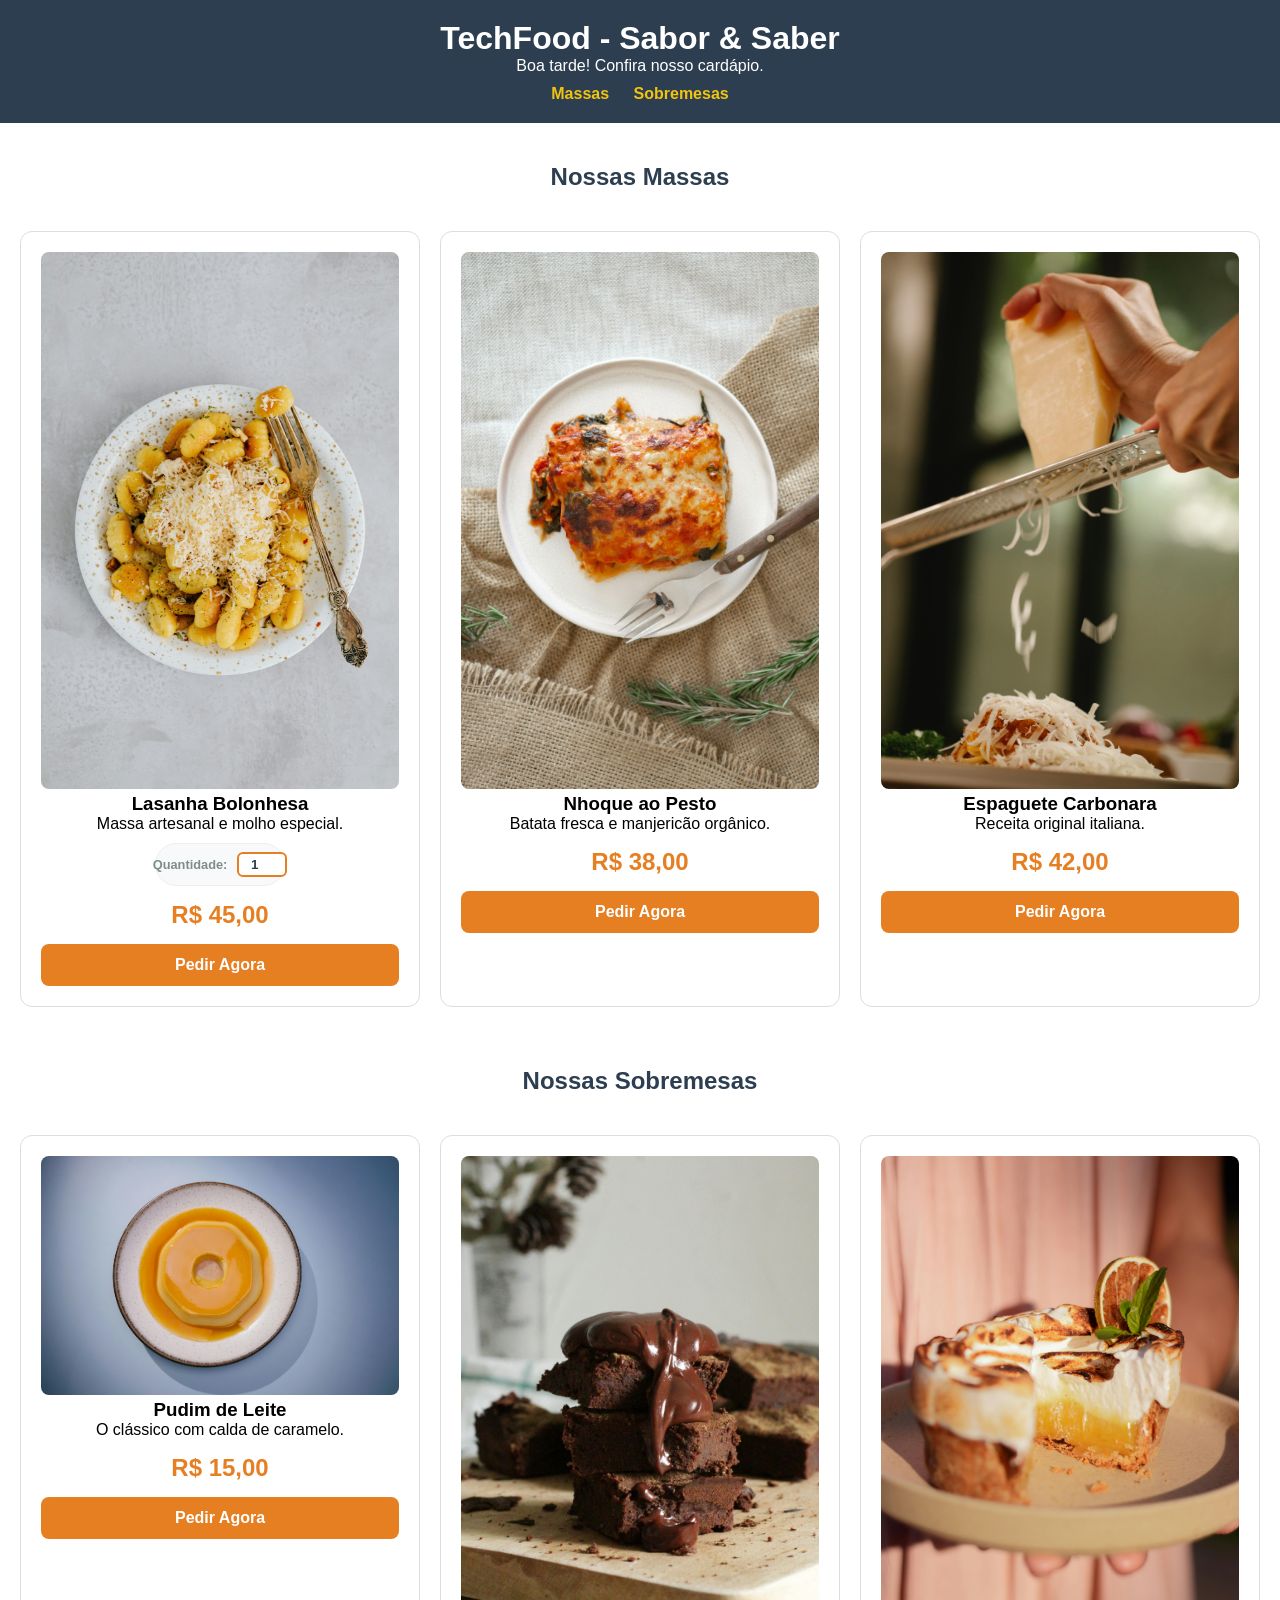
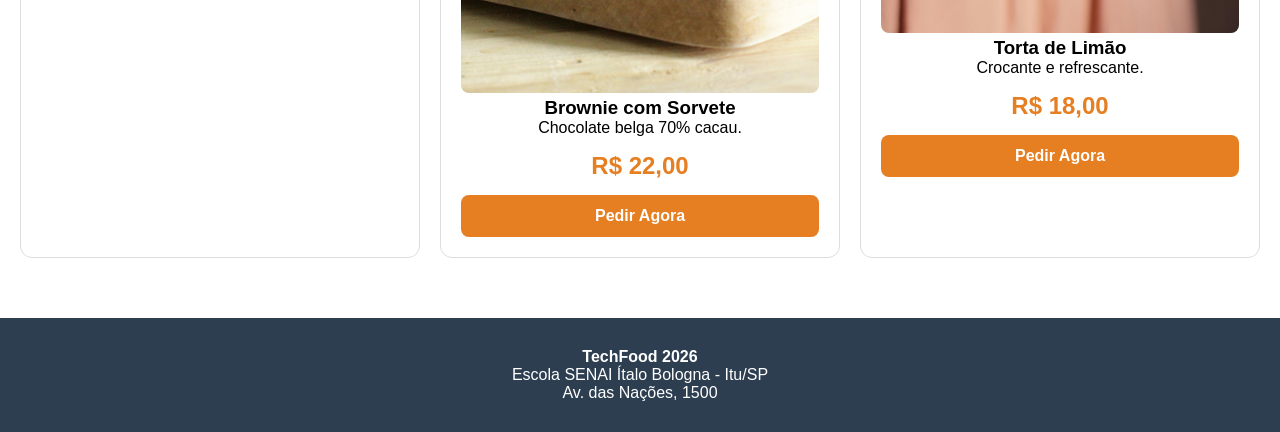
<file: 1ETAPA---SENAI/FRONT-END/AULA 6 - EVENTOSDOM/index.html>
<!doctype html>
<html lang="pt-br">
  <head>
    <meta charset="UTF-8" />
    <meta name="viewport" content="width=device-width, initial-scale=1.0" />
    <link rel="stylesheet" href="src/styles/styles.css" />
    <title>TechFood - Sabor & Saber</title>
  </head>
  <body>
    <header id="topo-loja">
      <h1 id="titulo-site">TechFood - Sabor & Saber</h1>
      <p id="boas-vindas">Carregando...</p>

      <input type="checkbox" id="bt_menu" />
      <label for="bt_menu" id="label-menu">&#9776;</label>

      <nav id="menu">
        <ul>
          <li><a href="#secao-massas">Massas</a></li>
          <li><a href="#secao-sobremesas">Sobremesas</a></li>
        </ul>
      </nav>
    </header>

    <main>
      <section id="secao-massas">
        <h2 class="titulo-secao">Nossas Massas</h2>
        <div class="vitrine-grid">
          <article class="card" id="card-lasanha">
            <img
              src="src/img/lasanha.jpg.jpg"
              alt="Lasanha Tech"
              id="foto-destaque"
            />
            <h3>Lasanha Bolonhesa</h3>
            <p class="desc">Massa artesanal e molho especial.</p>

            <div class="quantidade-box">
              <label for="qtd-lasanha">Quantidade:</label>
              <input type="number" id="qtd-lasanha" value="1" min="1" />
            </div>

            <span class="preco" id="preco-lasanha">R$ 45,00</span>

            <button class="btn-pedido">Pedir Agora</button>
          </article>

          <article class="card">
            <img src="src/img/noque.jpg.jpg" alt="Nhoque Tech" />
            <h3>Nhoque ao Pesto</h3>
            <p class="desc">Batata fresca e manjericão orgânico.</p>
            <span class="preco">R$ 38,00</span>
            <button class="btn-pedido">Pedir Agora</button>
          </article>

          <article class="card">
            <img src="src/img/espaguete.jpg.jpg" alt="Espaguete Tech" />
            <h3>Espaguete Carbonara</h3>
            <p class="desc">Receita original italiana.</p>
            <span class="preco">R$ 42,00</span>
            <button class="btn-pedido">Pedir Agora</button>
          </article>
        </div>
      </section>

      <section id="secao-sobremesas">
        <h2 class="titulo-secao">Nossas Sobremesas</h2>
        <div class="vitrine-grid">
          <article class="card">
            <img src="src/img/pudim.jpg.jpg" alt="Pudim Tech" />
            <h3>Pudim de Leite</h3>
            <p class="desc">O clássico com calda de caramelo.</p>
            <span class="preco">R$ 15,00</span>
            <button class="btn-pedido">Pedir Agora</button>
          </article>

          <article class="card">
            <img src="src/img/brownie.jpg.jpg" alt="Brownie Tech" />
            <h3>Brownie com Sorvete</h3>
            <p class="desc">Chocolate belga 70% cacau.</p>
            <span class="preco">R$ 22,00</span>
            <button class="btn-pedido">Pedir Agora</button>
          </article>

          <article class="card">
            <img src="src/img/tortadelimao.jpg.jpg" alt="Torta Tech" />
            <h3>Torta de Limão</h3>
            <p class="desc">Crocante e refrescante.</p>
            <span class="preco">R$ 18,00</span>
            <button class="btn-pedido">Pedir Agora</button>
          </article>
        </div>
      </section>
    </main>
    <footer id="rodape">
      <div class="info-footer">
        <p><strong>TechFood 2026</strong></p>
        <p>Escola SENAI Ítalo Bologna - Itu/SP</p>
        <p>Av. das Nações, 1500</p>
      </div>
    </footer>

    <script src="src/scripts/aula6.js"></script>
  </body>
</html>
</file>
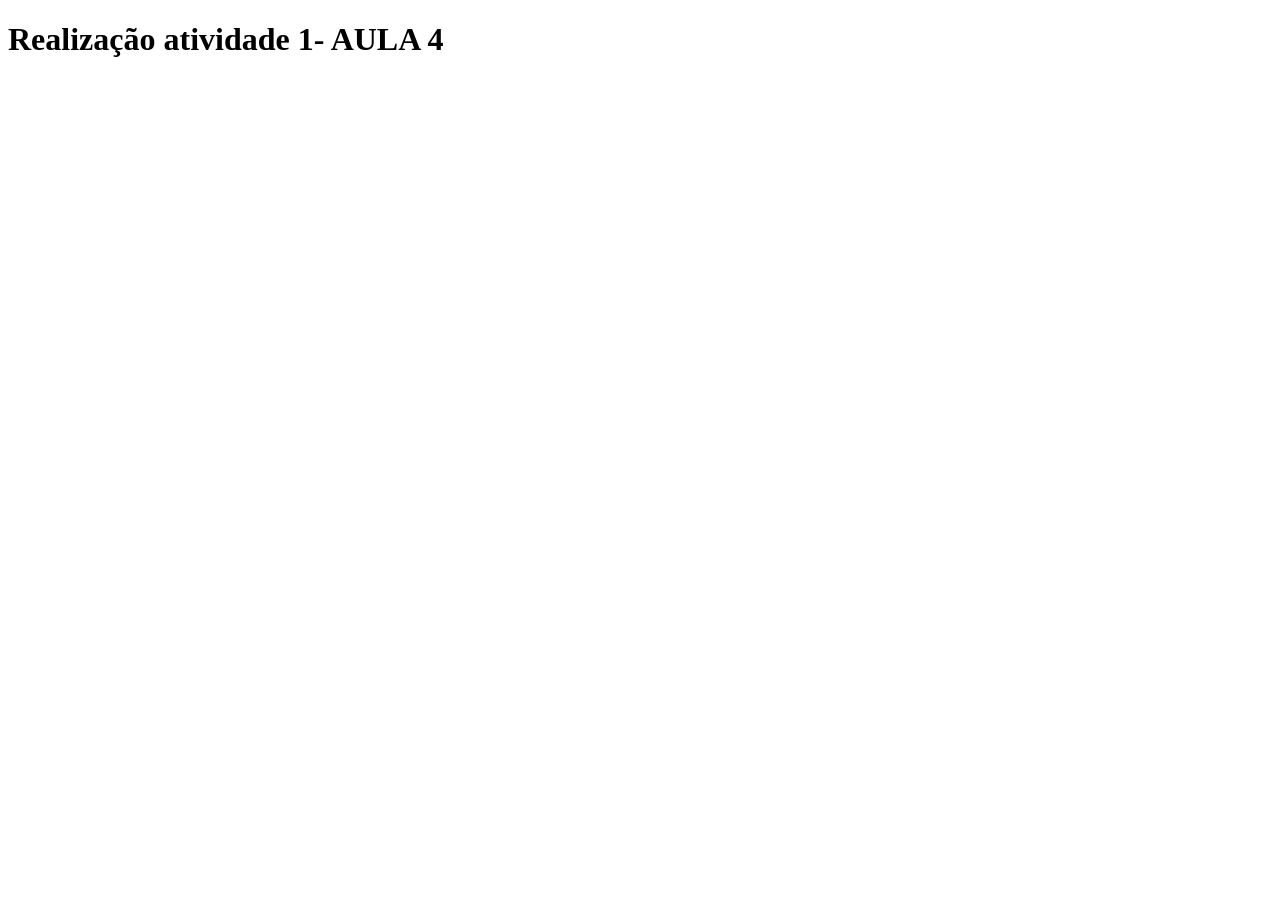
<file: 1ETAPA---SENAI/FRONT-END/EXERCICIO-AULA4/index.html>
<!DOCTYPE html>
<html lang="en">
<head>
    <meta charset="UTF-8">
    <meta name="viewport" content="width=device-width, initial-scale=1.0">
    <title>Document</title>
</head>
<body>
    <h1>Realização atividade 1- AULA 4</h1>
    <script src="src/scripts/ATV_AULA4.js"></script>
</body>
</html>
</file>
<file: 1ETAPA---SENAI/FRONT-END/AULA 6 - EVENTOSDOM/src/styles/styles.css>
/* --- ESTILO BASE (MANTENDO CORES DA AULA 05) --- */
* {
    margin: 0;
    padding: 0;
    box-sizing: border-box;
    font-family: sans-serif;
}

#topo-loja {
    background-color: #2c3e50;
    /* Azul Escuro Original */
    color: white;
    padding: 20px;
    text-align: center;
}

#bt_menu,
#label-menu {
    display: none;
}

#menu ul {
    list-style: none;
    margin-top: 10px;
}

#menu li {
    display: inline-block;
    margin: 0 10px;
}

#menu a {
    color: #f1c40f;
    /* Amarelo Original */
    text-decoration: none;
    font-weight: bold;
}

.titulo-secao {
    text-align: center;
    margin: 40px 0 20px;
    color: #2c3e50;
}

.vitrine-grid {
    display: grid;
    grid-template-columns: repeat(3, 1fr);
    gap: 20px;
    padding: 20px;
}

.card {
    border: 1px solid #ddd;
    padding: 20px;
    border-radius: 12px;
    text-align: center;
    background: #fff;
    transition: transform 0.3s ease;
}

.card img {
    width: 100%;
    height: auto;
    border-radius: 8px;
}

.preco {
    display: block;
    font-size: 1.5rem;
    font-weight: bold;
    color: #e67e22;
    /* Laranja Original */
    margin: 15px 0;
}

.btn-pedido {
    background-color: #e67e22;
    /* Laranja Original */
    color: white;
    border: none;
    padding: 12px;
    width: 100%;
    cursor: pointer;
    border-radius: 8px;
    font-weight: bold;
    font-size: 1rem;
}

/* --- ESTILIZAÇÃO DO SELETOR DE QUANTIDADE (MAIS BONITO) --- */
.quantidade-box {
    display: flex;
    align-items: center;
    justify-content: center;
    gap: 10px;
    background: #f8f9fa;
    padding: 8px 15px;
    border-radius: 25px;
    border: 1px solid #eee;
    margin: 10px auto;
    max-width: 130px;
}

.quantidade-box label {
    font-size: 0.8rem;
    color: #7f8c8d;
    font-weight: bold;
}

.quantidade-box input {
    width: 50px;
    border: 2px solid #e67e22;
    border-radius: 6px;
    padding: 3px;
    text-align: center;
    font-weight: bold;
    color: #2c3e50;
    outline: none;
}

#rodape {
    background: #2c3e50;
    color: white;
    padding: 30px;
    text-align: center;
    margin-top: 40px;
}

/* --- RESPONSIVIDADE E CORREÇÃO DE CLIQUE --- */
@media screen and (max-width: 768px) {
    .vitrine-grid {
        grid-template-columns: 1fr 1fr;
    }
}

@media screen and (max-width: 600px) {
    #label-menu {
        display: block;
        font-size: 2rem;
        color: #f1c40f;
        cursor: pointer;
        position: relative;
        z-index: 10;
        /* Garante que o menu não bloqueie cliques acidentalmente */
    }

    #menu ul {
        display: none;
    }

    #bt_menu:checked~#menu ul {
        display: block;
    }

    .vitrine-grid {
        grid-template-columns: 1fr;
    }

    .btn-pedido {
        padding: 15px;
        /* Aumenta área de toque no celular */
    }
}
</file>
